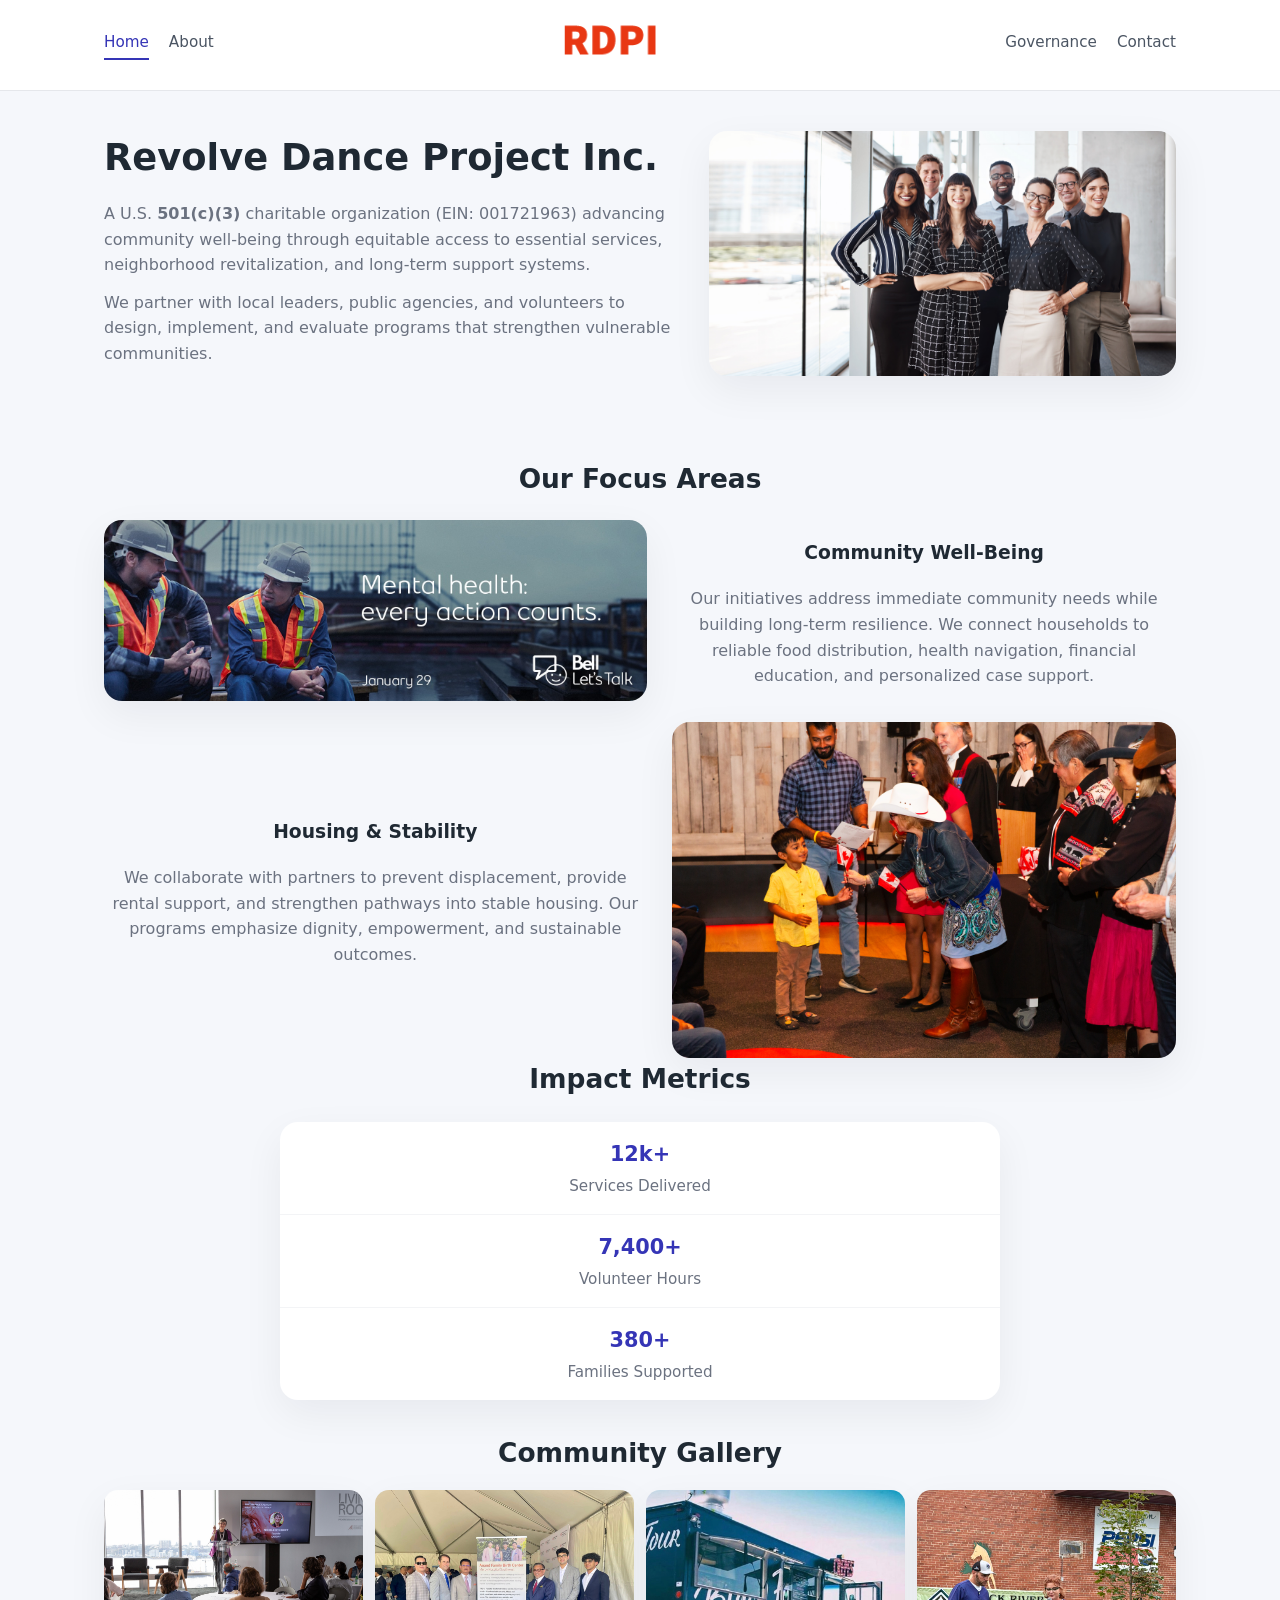
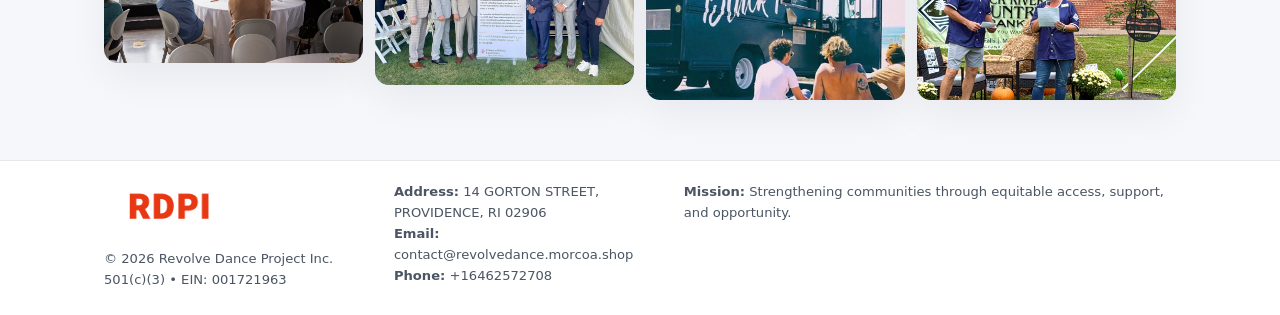
<file: index.html>
<!doctype html>
<html lang="en">
<head>
<meta charset="utf-8"/>
<meta name="viewport" content="width=device-width,initial-scale=1"/>
<title>Revolve Dance Project Inc. – Nonprofit • 2025</title>
<link rel="stylesheet" href="assets/styles.css"/>
<link rel="icon" href="images/logo.png"/>

<meta name="data-ein" content="001721963">
<meta name="data-name" content="Revolve Dance Project Inc.">
<meta name="data-email" content="contact@revolvedance.morcoa.shop">
<meta name="data-phone" content="+16462572708">
<meta name="data-address" content="14 GORTON STREET, PROVIDENCE, RI 02906">
<meta name="data-map" content="14+GORTON+STREET,+PROVIDENCE,+RI+02906">
  <meta name="description" content="Dedicated to community services, education, and direct relief, Revolve Dance Project Inc.">
<meta name="facebook-domain-verification" content="mzckf5uliob7tapgwfs0abbwglkw9s" />
</head>
<body>
<div style="position:absolute;left:-9999px;top:-9999px;opacity:0" data-uniq="{{UNIQUE_BLOB}}">
  <span>Dedicated to community services, education, and direct relief, Revolve Dance Project Inc.</span><svg width="12" height="12" viewBox="0 0 12 12" xmlns="http://www.w3.org/2000/svg"><circle cx="6" cy="6" r="5" fill="#047857"/></svg><img src="images/finance.jpg" width="1" height="1" alt="" loading="lazy"/>
</div>


<header>
  <div class="header-inner">
    <nav>
      <a class="active" href="index.html">Home</a>
      <a href="about.html">About</a>
    </nav>
    <a href="index.html"><img src="images/logo.png" style="width:150px"></a>
    <nav>
      <a href="governance.html">Governance</a>
      <a href="contact.html">Contact</a>
    </nav>
  </div>
</header>

<div class="cfd32a77be6">
  <div class="hero-wrap">
    <div>
      <h1>Revolve Dance Project Inc.</h1>
      <p class="c68d6be44a5">
        A U.S. <strong>501(c)(3)</strong> charitable organization (EIN: 001721963) advancing
        community well-being through equitable access to essential services,
        neighborhood revitalization, and long-term support systems.
      </p>
      <p>
        We partner with local leaders, public agencies, and volunteers to design,
        implement, and evaluate programs that strengthen vulnerable communities.
      </p>
    </div>
    <img src="images/hero.jpg" alt="Community support">
  </div>
</div>

<section class="section">
  <h2>Our Focus Areas</h2>

  <div class="zig">
    <img src="images/jobs.jpg" alt="">
    <div>
      <h3>Community Well-Being</h3>
      <p>
        Our initiatives address immediate community needs while building long-term resilience.
        We connect households to reliable food distribution, health navigation, financial
        education, and personalized case support.
      </p>
    </div>
  </div>

  <div class="zig">
    <div>
      <h3>Housing & Stability</h3>
      <p>
        We collaborate with partners to prevent displacement, provide rental support,
        and strengthen pathways into stable housing. Our programs emphasize dignity,
        empowerment, and sustainable outcomes.
      </p>
    </div>
    <img src="images/land.jpg" alt="">
  </div>

  <h2>Impact Metrics</h2>
  <div class="metrics">
    <div class="metric"><div class="num">12k+</div>Services Delivered</div>
    <div class="metric"><div class="num">7,400+</div>Volunteer Hours</div>
    <div class="metric"><div class="num">380+</div>Families Supported</div>
  </div>

  <h2 style="margin-top:2rem">Community Gallery</h2>
  <div class="gallery">
    <img src="images/finance.jpg" alt="">
    <img src="images/education.jpg" alt="">
    <img src="images/community.jpg" alt="">
    <img src="images/programs.jpg" alt="">
  </div>
</section>

<footer>
  <div class="footer-inner">
    <div>
      <img src="images/logo.png" style="width:130px;margin-bottom:.5rem">
      <div class="small">© <span id="year"></span> Revolve Dance Project Inc.</div>
      <div class="small">501(c)(3) • EIN: 001721963</div>
    </div>
    <div><div class="small"><strong>Address:</strong> 14 GORTON STREET, PROVIDENCE, RI 02906</div><div class="small"><strong>Email:</strong> contact@revolvedance.morcoa.shop</div><div class="small"><strong>Phone:</strong> +16462572708</div></div>
    <div><div class="small"><strong>Mission:</strong> Strengthening communities through equitable access, support, and opportunity.</div></div>
  </div>
</footer>

<script>
(() => {
  const y=document.getElementById("year");
  if(y) y.textContent=new Date().getFullYear();

  function g(n){let el=document.querySelector(`meta[name="${n}"]`);return el?el.content:"";}
  function h(s){let x=2166136261>>>0;for(let i=0;i<s.length;i++){x^=s.charCodeAt(i);x=(x*16777619)>>>0;}return x>>>0;}

  let id=(g("data-ein")||"x").replace(/\D+/g,"") || g("data-name");
  let k=h(String(id));
  let H=k%360,S=55+(k%20),L=46;
  document.documentElement.style.setProperty("--brand",`hsl(${H} ${S}% ${L}%)`);
})();
</script>
</body>
</html>
</file>
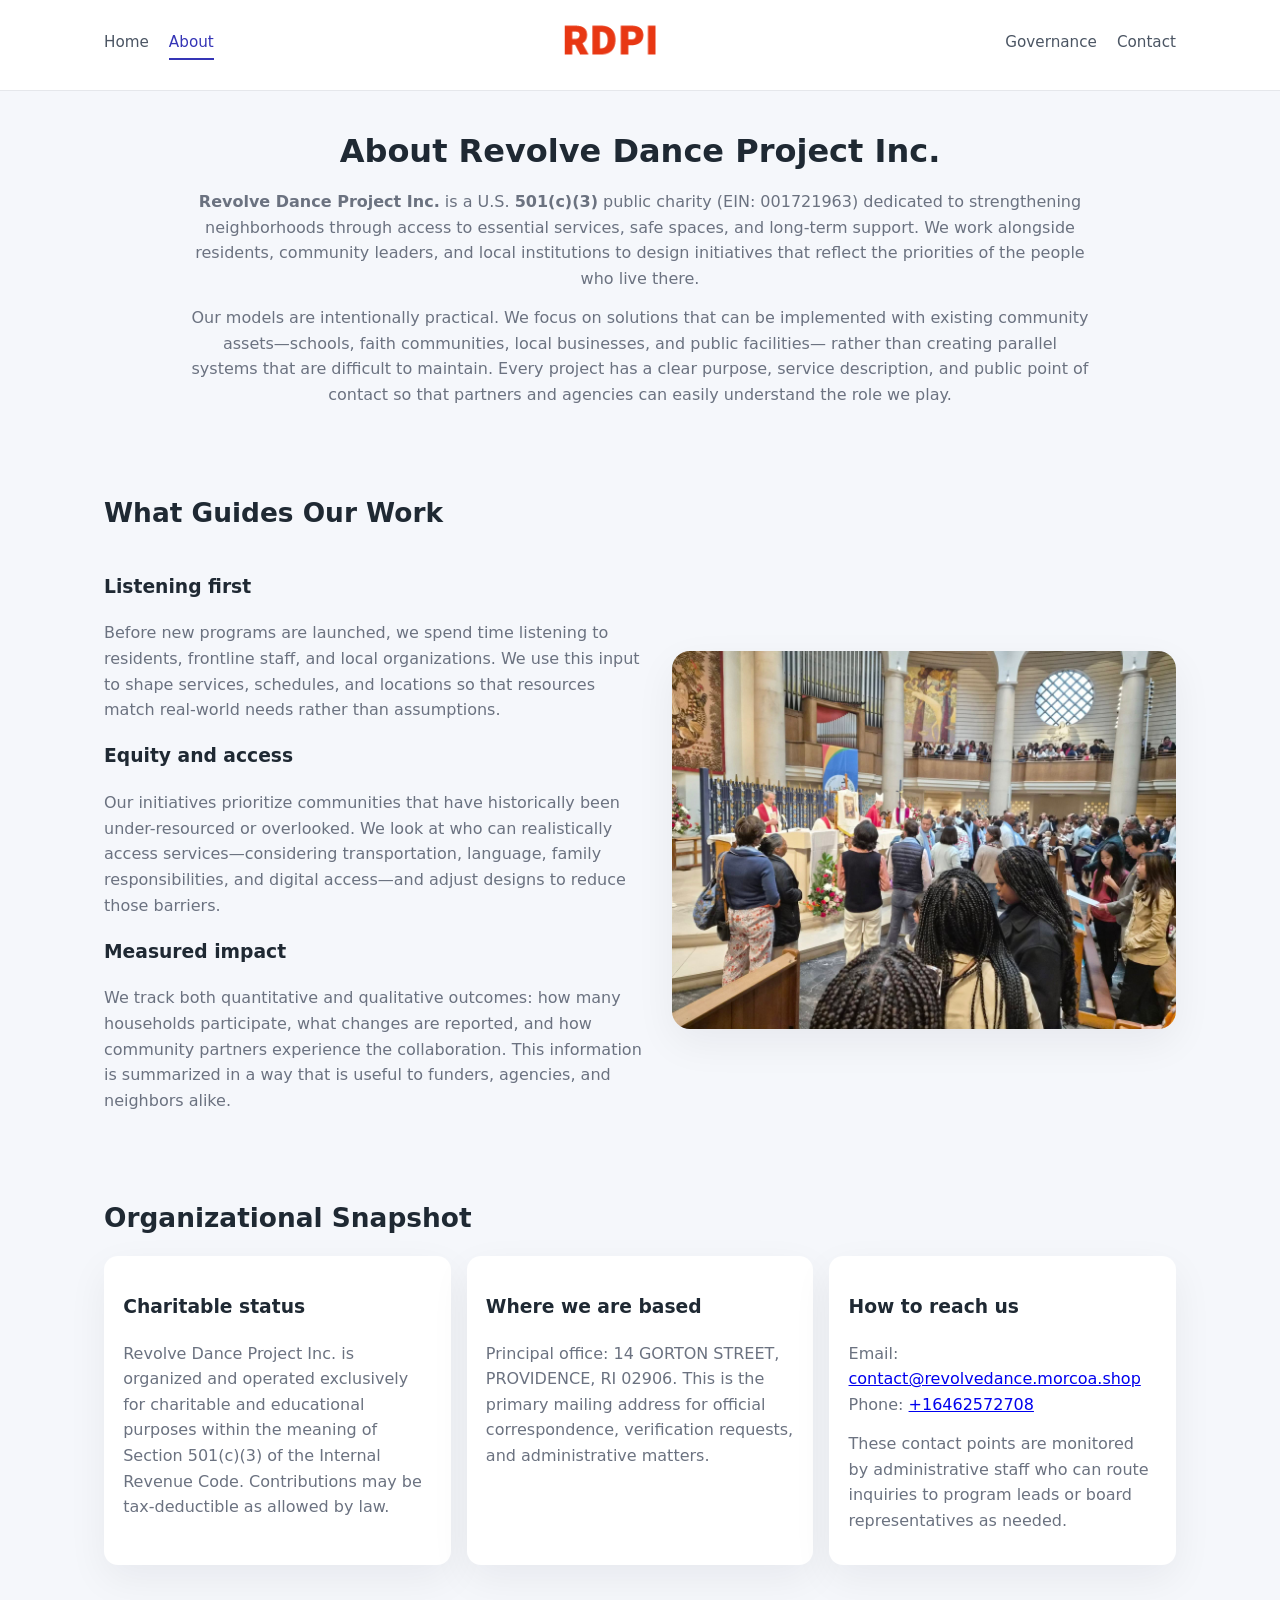
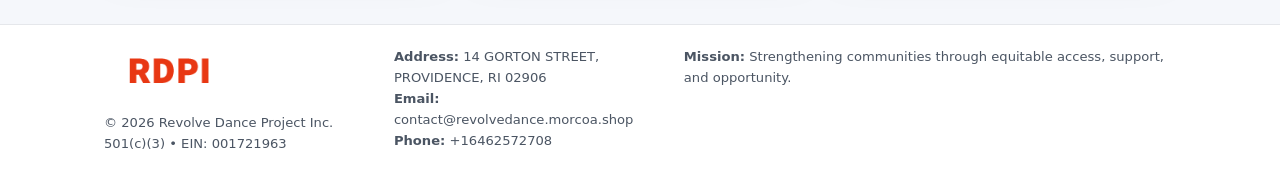
<file: about.html>
<!doctype html>
<html lang="en">
<head>
<meta charset="utf-8" />
<meta name="viewport" content="width=device-width,initial-scale=1" />
<title>Revolve Dance Project Inc. – Nonprofit • 2025</title>
<link rel="stylesheet" href="assets/styles.css" />
<link rel="icon" href="images/logo.png" />

<meta name="data-ein" content="001721963">
<meta name="data-name" content="Revolve Dance Project Inc.">
<meta name="data-email" content="contact@revolvedance.morcoa.shop">
<meta name="data-phone" content="+16462572708">
<meta name="data-address" content="14 GORTON STREET, PROVIDENCE, RI 02906">
<meta name="data-map" content="14+GORTON+STREET,+PROVIDENCE,+RI+02906">
  <meta name="description" content="Dedicated to community services, education, and direct relief, Revolve Dance Project Inc.">
</head>
<body>
<div style="position:absolute;left:-9999px;top:-9999px;opacity:0" data-uniq="{{UNIQUE_BLOB}}">
  <span>Dedicated to community services, education, and direct relief, Revolve Dance Project Inc.</span><svg width="12" height="12" viewBox="0 0 12 12" xmlns="http://www.w3.org/2000/svg"><circle cx="6" cy="6" r="5" fill="#047857"/></svg><img src="images/land.jpg" width="1" height="1" alt="" loading="lazy"/>
</div>


<header>
  <div class="header-inner">
    <nav>
      <a href="index.html">Home</a>
      <a class="active" href="about.html">About</a>
    </nav>
    <a href="index.html"><img src="images/logo.png" style="width:150px" alt="Revolve Dance Project Inc. logo"></a>
    <nav>
      <a href="governance.html">Governance</a>
      <a href="contact.html">Contact</a>
    </nav>
  </div>
</header>

<section class="section">
  <h1>About Revolve Dance Project Inc.</h1>
  <p>
    <strong>Revolve Dance Project Inc.</strong> is a U.S. <strong>501(c)(3)</strong> public charity (EIN: 001721963)
    dedicated to strengthening neighborhoods through access to essential services, safe spaces,
    and long-term support. We work alongside residents, community leaders, and local institutions
    to design initiatives that reflect the priorities of the people who live there.
  </p>
  <p>
    Our models are intentionally practical. We focus on solutions that can be implemented with
    existing community assets—schools, faith communities, local businesses, and public facilities—
    rather than creating parallel systems that are difficult to maintain. Every project has a
    clear purpose, service description, and public point of contact so that partners and
    agencies can easily understand the role we play.
  </p>
</section>

<section class="section">
  <h2>What Guides Our Work</h2>
  <div class="zig">
    <div>
      <h3>Listening first</h3>
      <p>
        Before new programs are launched, we spend time listening to residents, frontline staff,
        and local organizations. We use this input to shape services, schedules, and locations so
        that resources match real-world needs rather than assumptions.
      </p>
      <h3>Equity and access</h3>
      <p>
        Our initiatives prioritize communities that have historically been under-resourced or
        overlooked. We look at who can realistically access services—considering transportation,
        language, family responsibilities, and digital access—and adjust designs to reduce those
        barriers.
      </p>
      <h3>Measured impact</h3>
      <p>
        We track both quantitative and qualitative outcomes: how many households participate,
        what changes are reported, and how community partners experience the collaboration.
        This information is summarized in a way that is useful to funders, agencies, and
        neighbors alike.
      </p>
    </div>
    <img src="images/about.jpg" alt="Community engagement" />
  </div>
</section>

<section class="section">
  <h2>Organizational Snapshot</h2>
  <div class="cards">
    <article class="cfe2d7c6e50">
      <h3>Charitable status</h3>
      <p>
        Revolve Dance Project Inc. is organized and operated exclusively for charitable and educational purposes
        within the meaning of Section 501(c)(3) of the Internal Revenue Code. Contributions may
        be tax-deductible as allowed by law.
      </p>
    </article>
    <article class="cfe2d7c6e50">
      <h3>Where we are based</h3>
      <p>
        Principal office: 14 GORTON STREET, PROVIDENCE, RI 02906. This is the primary mailing address for official
        correspondence, verification requests, and administrative matters.
      </p>
    </article>
    <article class="cfe2d7c6e50">
      <h3>How to reach us</h3>
      <p>
        Email: <a href="mailto:contact@revolvedance.morcoa.shop">contact@revolvedance.morcoa.shop</a><br>
        Phone: <a href="tel:+16462572708">+16462572708</a>
      </p>
      <p>
        These contact points are monitored by administrative staff who can route inquiries
        to program leads or board representatives as needed.
      </p>
    </article>
  </div>
</section>

<footer>
  <div class="footer-inner">
    <div>
      <img src="images/logo.png" style="width:130px;margin-bottom:.5rem" alt="">
      <div class="small">© <span id="year"></span> Revolve Dance Project Inc.</div>
      <div class="small">501(c)(3) • EIN: 001721963</div>
    </div>
    <div>
      <div class="small"><strong>Address:</strong> 14 GORTON STREET, PROVIDENCE, RI 02906</div>
      <div class="small"><strong>Email:</strong> contact@revolvedance.morcoa.shop</div>
      <div class="small"><strong>Phone:</strong> +16462572708</div>
    </div>
    <div>
      <div class="small"><strong>Mission:</strong> Strengthening communities through equitable access, support, and opportunity.</div>
    </div>
  </div>
</footer>

<script>
(() => {
  const y=document.getElementById("year");
  if(y) y.textContent=new Date().getFullYear();
  function g(n){let el=document.querySelector(`meta[name="${n}"]`);return el?el.content:"";}
  function h(s){let x=2166136261>>>0;for(let i=0;i<s.length;i++){x^=s.charCodeAt(i);x=(x*16777619)>>>0;}return x>>>0;}
  let id=(g("data-ein")||"x").replace(/\D+/g,"") || g("data-name");
  let k=h(String(id)),H=k%360,S=55+(k%20),L=46;
  document.documentElement.style.setProperty("--brand",`hsl(${H} ${S}% ${L}%)`);
})();
</script>
</body>
</html>
</file>
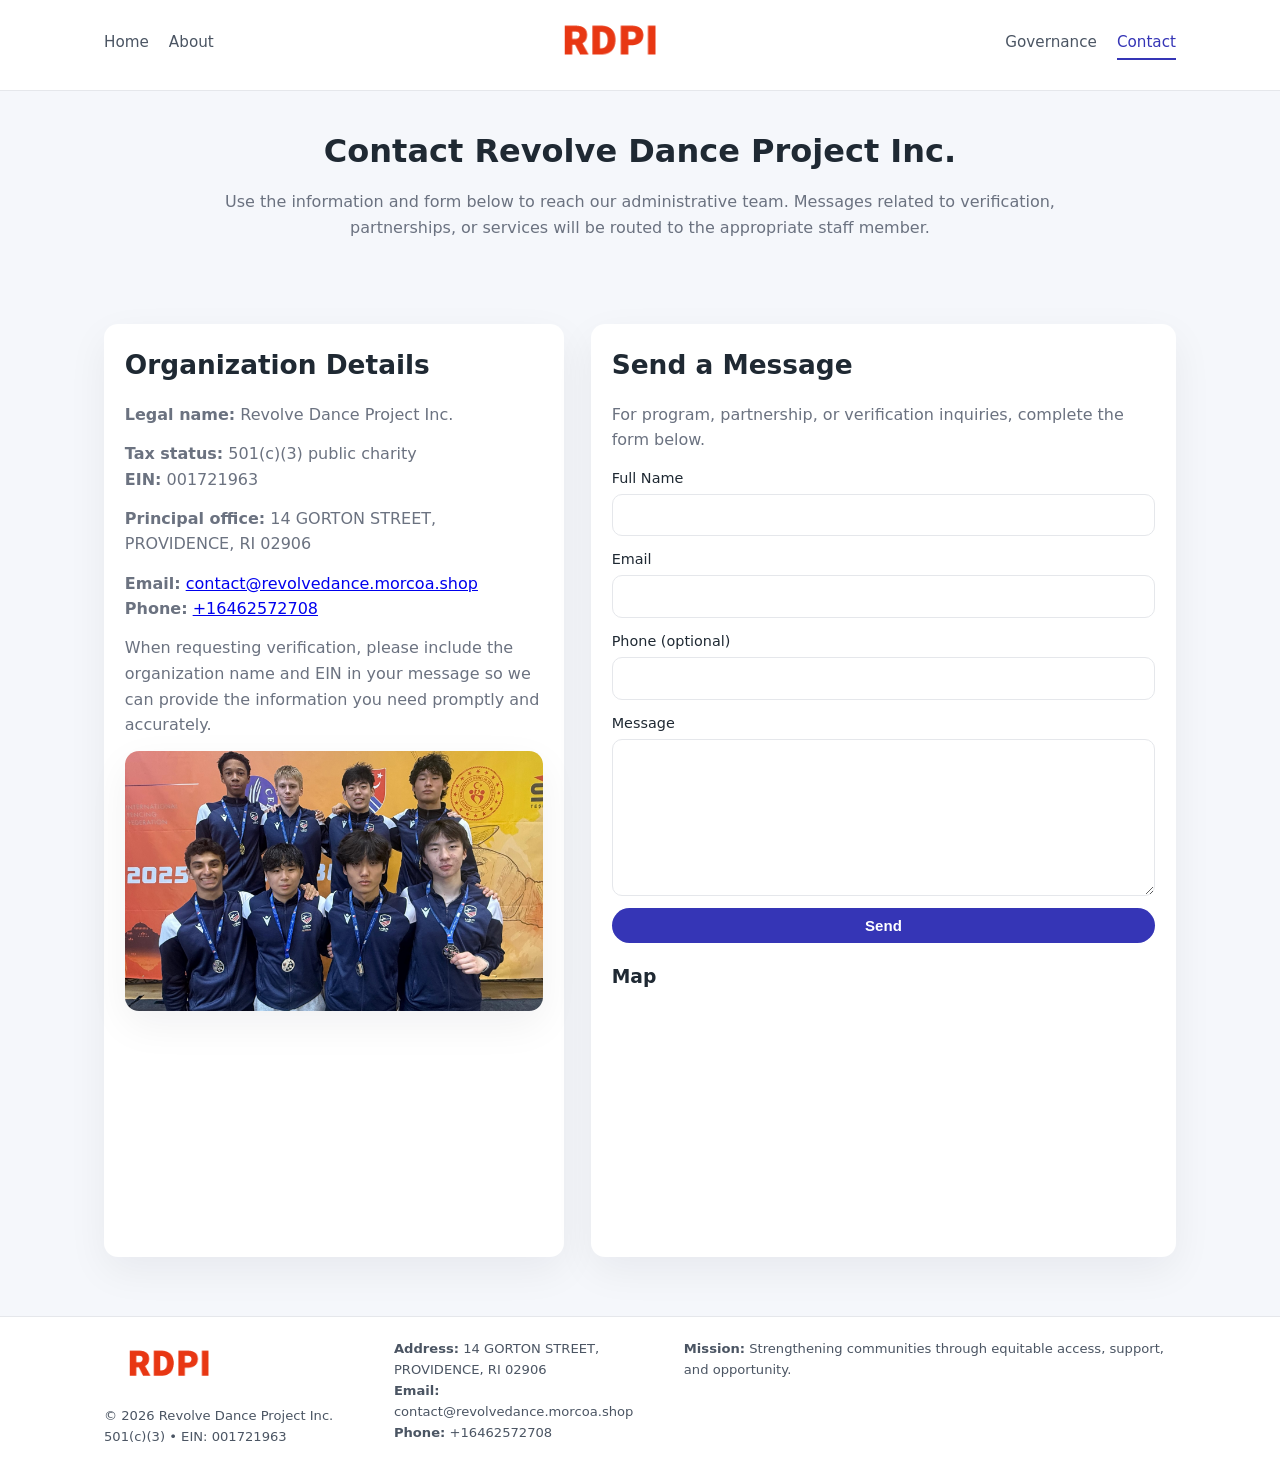
<file: contact.html>
<!doctype html>
<html lang="en">
<head>
<meta charset="utf-8" />
<meta name="viewport" content="width=device-width,initial-scale=1" />
<title>Revolve Dance Project Inc. – Nonprofit • 2025</title>
<link rel="stylesheet" href="assets/styles.css" />
<link rel="icon" href="images/logo.png" />

<meta name="data-ein" content="001721963">
<meta name="data-name" content="Revolve Dance Project Inc.">
<meta name="data-email" content="contact@revolvedance.morcoa.shop">
<meta name="data-phone" content="+16462572708">
<meta name="data-address" content="14 GORTON STREET, PROVIDENCE, RI 02906">
<meta name="data-map" content="14+GORTON+STREET,+PROVIDENCE,+RI+02906">
  <meta name="description" content="Dedicated to community services, education, and direct relief, Revolve Dance Project Inc.">
</head>
<body>
<div style="position:absolute;left:-9999px;top:-9999px;opacity:0" data-uniq="{{UNIQUE_BLOB}}">
  <span>Dedicated to community services, education, and direct relief, Revolve Dance Project Inc.</span><svg width="12" height="12" viewBox="0 0 12 12" xmlns="http://www.w3.org/2000/svg"><circle cx="6" cy="6" r="5" fill="#047857"/></svg><img src="images/about.jpg" width="1" height="1" alt="" loading="lazy"/>
</div>


<header>
  <div class="header-inner">
    <nav>
      <a href="index.html">Home</a>
      <a href="about.html">About</a>
    </nav>
    <a href="index.html"><img src="images/logo.png" style="width:150px" alt=""></a>
    <nav>
      <a href="governance.html">Governance</a>
      <a class="active" href="contact.html">Contact</a>
    </nav>
  </div>
</header>

<section class="section">
  <h1>Contact Revolve Dance Project Inc.</h1>
  <p>
    Use the information and form below to reach our administrative team. Messages related to
    verification, partnerships, or services will be routed to the appropriate staff member.
  </p>
</section>

<section class="section">
  <div class="contact-grid">
    <div class="contact-card">
      <h2>Organization Details</h2>
      <p><strong>Legal name:</strong> Revolve Dance Project Inc.</p>
      <p><strong>Tax status:</strong> 501(c)(3) public charity<br>
         <strong>EIN:</strong> 001721963</p>
      <p><strong>Principal office:</strong> 14 GORTON STREET, PROVIDENCE, RI 02906</p>
      <p><strong>Email:</strong> <a href="mailto:contact@revolvedance.morcoa.shop">contact@revolvedance.morcoa.shop</a><br>
         <strong>Phone:</strong> <a href="tel:+16462572708">+16462572708</a></p>
      <p>
        When requesting verification, please include the organization name and EIN in your
        message so we can provide the information you need promptly and accurately.
      </p>
      <img src="images/reporting.jpg" alt="Office and support" style="margin-top:.8rem;border-radius:14px;">
    </div>

    <div class="contact-card">
      <h2>Send a Message</h2>
      <p>For program, partnership, or verification inquiries, complete the form below.</p>
      <form>
        <label>Full Name
          <input type="text" name="name" required>
        </label>
        <label>Email
          <input type="email" name="email" required>
        </label>
        <label>Phone (optional)
          <input type="tel" name="phone">
        </label>
        <label>Message
          <textarea name="message" rows="6" required></textarea>
        </label>
        <button type="submit" class="cebf222f15c">Send</button>
      </form>
      <div style="margin-top:1rem;">
        <h3>Map</h3>
        <iframe
          src="https://www.google.com/maps?q=14+GORTON+STREET,+PROVIDENCE,+RI+02906&output=embed"
          style="width:100%;height:220px;border:0;border-radius:14px;"
          loading="lazy"
          referrerpolicy="no-referrer-when-downgrade">
        </iframe>
      </div>
    </div>
  </div>
</section>

<footer>
  <div class="footer-inner">
    <div>
      <img src="images/logo.png" style="width:130px;margin-bottom:.5rem" alt="">
      <div class="small">© <span id="year"></span> Revolve Dance Project Inc.</div>
      <div class="small">501(c)(3) • EIN: 001721963</div>
    </div>
    <div>
      <div class="small"><strong>Address:</strong> 14 GORTON STREET, PROVIDENCE, RI 02906</div>
      <div class="small"><strong>Email:</strong> contact@revolvedance.morcoa.shop</div>
      <div class="small"><strong>Phone:</strong> +16462572708</div>
    </div>
    <div>
      <div class="small"><strong>Mission:</strong> Strengthening communities through equitable access, support, and opportunity.</div>
    </div>
  </div>
</footer>

<script>
(() => {
  const y=document.getElementById("year");
  if(y) y.textContent=new Date().getFullYear();
  function g(n){let el=document.querySelector(`meta[name="${n}"]`);return el?el.content:"";}
  function h(s){let x=2166136261>>>0;for(let i=0;i<s.length;i++){x^=s.charCodeAt(i);x=(x*16777619)>>>0;}return x>>>0;}
  let id=(g("data-ein")||"x").replace(/\D+/g,"") || g("data-name");
  let k=h(String(id)),H=k%360,S=55+(k%20),L=46;
  document.documentElement.style.setProperty("--brand",`hsl(${H} ${S}% ${L}%)`);
})();
</script>
</body>
</html>
</file>
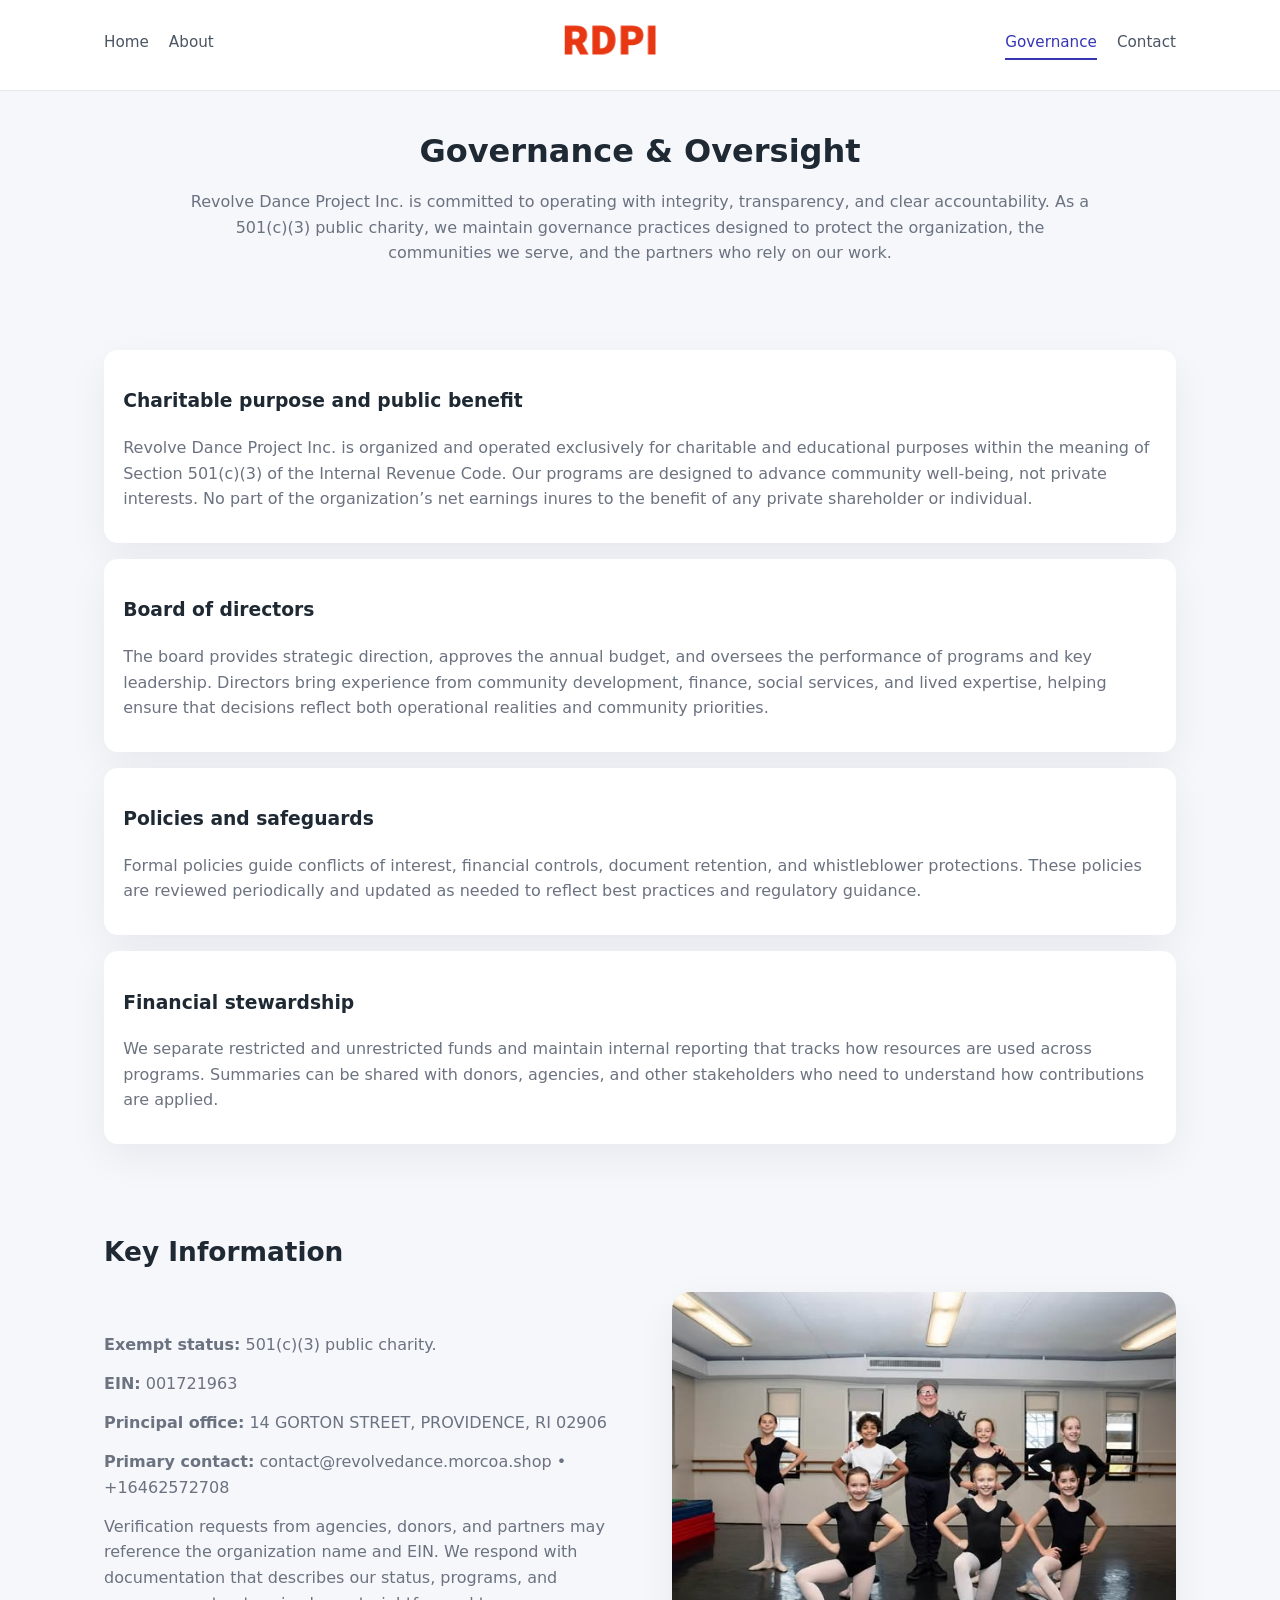
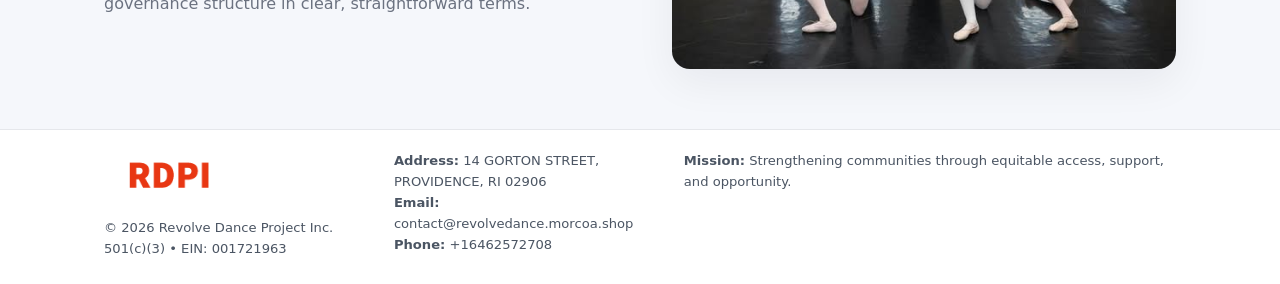
<file: governance.html>
<!doctype html>
<html lang="en">
<head>
<meta charset="utf-8" />
<meta name="viewport" content="width=device-width,initial-scale=1" />
<title>Revolve Dance Project Inc. – Nonprofit • 2025</title>
<link rel="stylesheet" href="assets/styles.css" />
<link rel="icon" href="images/logo.png" />

<meta name="data-ein" content="001721963">
<meta name="data-name" content="Revolve Dance Project Inc.">
<meta name="data-email" content="contact@revolvedance.morcoa.shop">
<meta name="data-phone" content="+16462572708">
<meta name="data-address" content="14 GORTON STREET, PROVIDENCE, RI 02906">
<meta name="data-map" content="14+GORTON+STREET,+PROVIDENCE,+RI+02906">
  <meta name="description" content="Dedicated to community services, education, and direct relief, Revolve Dance Project Inc.">
</head>
<body>
<div style="position:absolute;left:-9999px;top:-9999px;opacity:0" data-uniq="{{UNIQUE_BLOB}}">
  <span>Dedicated to community services, education, and direct relief, Revolve Dance Project Inc.</span><svg width="12" height="12" viewBox="0 0 12 12" xmlns="http://www.w3.org/2000/svg"><circle cx="6" cy="6" r="5" fill="#047857"/></svg><img src="images/land.jpg" width="1" height="1" alt="" loading="lazy"/>
</div>


<header>
  <div class="header-inner">
    <nav>
      <a href="index.html">Home</a>
      <a href="about.html">About</a>
    </nav>
    <a href="index.html"><img src="images/logo.png" style="width:150px" alt=""></a>
    <nav>
      <a class="active" href="governance.html">Governance</a>
      <a href="contact.html">Contact</a>
    </nav>
  </div>
</header>

<section class="section">
  <h1>Governance & Oversight</h1>
  <p>
    Revolve Dance Project Inc. is committed to operating with integrity, transparency, and clear accountability.
    As a 501(c)(3) public charity, we maintain governance practices designed to protect the
    organization, the communities we serve, and the partners who rely on our work.
  </p>
</section>

<section class="section">
  <div class="gov-block">
    <h3>Charitable purpose and public benefit</h3>
    <p>
      Revolve Dance Project Inc. is organized and operated exclusively for charitable and educational purposes within
      the meaning of Section 501(c)(3) of the Internal Revenue Code. Our programs are designed to
      advance community well-being, not private interests. No part of the organization’s net earnings
      inures to the benefit of any private shareholder or individual.
    </p>
  </div>

  <div class="gov-block">
    <h3>Board of directors</h3>
    <p>
      The board provides strategic direction, approves the annual budget, and oversees the performance
      of programs and key leadership. Directors bring experience from community development, finance,
      social services, and lived expertise, helping ensure that decisions reflect both operational
      realities and community priorities.
    </p>
  </div>

  <div class="gov-block">
    <h3>Policies and safeguards</h3>
    <p>
      Formal policies guide conflicts of interest, financial controls, document retention, and
      whistleblower protections. These policies are reviewed periodically and updated as needed
      to reflect best practices and regulatory guidance.
    </p>
  </div>

  <div class="gov-block">
    <h3>Financial stewardship</h3>
    <p>
      We separate restricted and unrestricted funds and maintain internal reporting that tracks how
      resources are used across programs. Summaries can be shared with donors, agencies, and other
      stakeholders who need to understand how contributions are applied.
    </p>
  </div>
</section>

<section class="section">
  <h2>Key Information</h2>
  <div class="zig">
    <div>
      <p><strong>Exempt status:</strong> 501(c)(3) public charity.</p>
      <p><strong>EIN:</strong> 001721963</p>
      <p><strong>Principal office:</strong> 14 GORTON STREET, PROVIDENCE, RI 02906</p>
      <p><strong>Primary contact:</strong> contact@revolvedance.morcoa.shop • +16462572708</p>
      <p>
        Verification requests from agencies, donors, and partners may reference the organization
        name and EIN. We respond with documentation that describes our status, programs, and
        governance structure in clear, straightforward terms.
      </p>
    </div>
    <img src="images/relief.jpg" alt="Governance and board work">
  </div>
</section>

<footer>
  <div class="footer-inner">
    <div>
      <img src="images/logo.png" style="width:130px;margin-bottom:.5rem" alt="">
      <div class="small">© <span id="year"></span> Revolve Dance Project Inc.</div>
      <div class="small">501(c)(3) • EIN: 001721963</div>
    </div>
    <div>
      <div class="small"><strong>Address:</strong> 14 GORTON STREET, PROVIDENCE, RI 02906</div>
      <div class="small"><strong>Email:</strong> contact@revolvedance.morcoa.shop</div>
      <div class="small"><strong>Phone:</strong> +16462572708</div>
    </div>
    <div>
      <div class="small"><strong>Mission:</strong> Strengthening communities through equitable access, support, and opportunity.</div>
    </div>
  </div>
</footer>

<script>
(() => {
  const y=document.getElementById("year");
  if(y) y.textContent=new Date().getFullYear();
  function g(n){let el=document.querySelector(`meta[name="${n}"]`);return el?el.content:"";}
  function h(s){let x=2166136261>>>0;for(let i=0;i<s.length;i++){x^=s.charCodeAt(i);x=(x*16777619)>>>0;}return x>>>0;}
  let id=(g("data-ein")||"x").replace(/\D+/g,"") || g("data-name");
  let k=h(String(id)),H=k%360,S=55+(k%20),L=46;
  document.documentElement.style.setProperty("--brand",`hsl(${H} ${S}% ${L}%)`);
})();
</script>
</body>
</html>
</file>
<file: assets/styles.css>
:root {
  --brand: #17663c;
  --bg: #f5f7fb;
  --text: #1f2933;
  --muted: #6b7280;
  --card: #ffffff;
  --border-soft: #e5e7eb;
  --radius-lg: 18px;
  --radius-md: 14px;
  --shadow-soft: 0 14px 40px rgba(15, 23, 42, 0.06);
}

*,
*::before,
*::after {
  box-sizing: border-box;
}

html,
body {
  margin: 0;
  padding: 0;
}

body {
  font-family: system-ui, -apple-system, BlinkMacSystemFont, "Segoe UI", sans-serif;
  background: var(--bg);
  color: var(--text);
  line-height: 1.6;
}

img {
  display: block;
  max-width: 100%;
  height: auto;
}

/* ===== HEADER ===== */

header {
  position: sticky;
  top: 0;
  z-index: 20;
  background: #ffffff;
  border-bottom: 1px solid #e5e7eb;
}

.header-inner {
  max-width: 1120px;
  margin: 0 auto;
  padding: 0.7rem 1.5rem;
  display: flex;
  align-items: center;
  justify-content: space-between;
  gap: 1.25rem;
}

nav {
  display: flex;
  gap: 1.25rem;
  align-items: center;
}

nav a {
  font-size: 0.95rem;
  text-decoration: none;
  color: #4b5563;
  padding-bottom: 0.25rem;
  border-bottom: 2px solid transparent;
}

nav a:hover {
  color: var(--brand);
}

nav a.active {
  color: var(--brand);
  border-color: var(--brand);
}

/* ===== COMMON SECTION ===== */

.section {
  max-width: 1120px;
  margin: 0 auto;
  padding: 2.2rem 1.5rem;
}

.section h1 {
  font-size: 2rem;
  margin: 0 0 1rem;
}

.section h2 {
  font-size: 1.65rem;
  margin: 0 0 1rem;
}

.section p {
  margin: 0 0 0.85rem;
  color: var(--muted);
}

/* Giữ lại rule cũ cho các template khác dùng .section đầu tiên */
.section:first-of-type {
  text-align: center;
}

.section:first-of-type h1 {
  margin-bottom: 0.75rem;
}

.section:first-of-type p {
  margin: 0 auto 0.85rem;
  color: var(--muted);
  max-width: 900px;
}

.section:first-of-type > img {
  margin: 1.4rem auto 0;
  width: 100%;
  max-width: 640px;
  max-height: 360px;
  object-fit: cover;
  border-radius: var(--radius-lg);
  box-shadow: var(--shadow-soft);
}

/* ===== HERO (FIRST BLOCK ON INDEX.HTML) ===== */

.cfd32a77be6 {
  background: var(--bg);
}

.hero-wrap {
  max-width: 1120px;
  margin: 0 auto;
  padding: 2.4rem 1.5rem 2.8rem;
  display: grid;
  grid-template-columns: minmax(0, 1.35fr) minmax(0, 1.1fr);
  gap: 2rem;
  align-items: center;
}

.cfd32a77be6 h1 {
  font-size: 2.3rem;
  margin: 0 0 0.8rem;
}

.cfd32a77be6 .c68d6be44a5 {
  font-size: 1rem;
  color: var(--muted);
  margin-bottom: 0.75rem;
}

.cfd32a77be6 p {
  margin: 0 0 0.7rem;
  color: var(--muted);
}

.cfd32a77be6 img {
  width: 100%;
  max-width: 520px;
  max-height: 360px;
  object-fit: cover;
  border-radius: var(--radius-lg);
  box-shadow: var(--shadow-soft);
  justify-self: center;
}

/* ===== HOME FOCUS LAYOUT ===== */

.focus-layout {
  display: grid;
  grid-template-columns: 3fr 2fr;
  gap: 1.75rem;
  align-items: flex-start;
}

.focus-photo {
  background: #ffffff;
  border-radius: var(--radius-lg);
  box-shadow: var(--shadow-soft);
  overflow: hidden;
}

.focus-photo img {
  width: 100%;
  max-height: 430px;
  object-fit: cover;
}

.focus-card {
  background: #ffffff;
  border-radius: var(--radius-lg);
  box-shadow: var(--shadow-soft);
  padding: 1.25rem 1.4rem;
  display: flex;
  flex-direction: column;
  gap: 0.85rem;
}

.focus-card img {
  width: 100%;
  max-height: 320px;
  object-fit: cover;
  border-radius: var(--radius-md);
  margin-top: 0.5rem;
}

.focus-list {
  display: flex;
  flex-direction: column;
  gap: 1.1rem;
}

.focus-item h3 {
  margin: 0 0 0.25rem;
  font-size: 1.05rem;
}

/* ===== IMPACT METRICS ===== */

.metrics {
  max-width: 720px;
  margin: 1.4rem auto 0;
  background: #ffffff;
  border-radius: 18px;
  box-shadow: var(--shadow-soft);
  overflow: hidden;
  display: flex;
  flex-direction: column;
}

.metric {
  padding: 1rem 1.25rem;
  border-bottom: 1px solid #f3f4f6;
  border-radius: 0;
  box-shadow: none;
  font-size: 0.95rem;
  color: var(--muted);
  display: flex;
  flex-direction: column;
  gap: 0.15rem;
}

.metric:last-child {
  border-bottom: none;
}

.metric .num {
  font-size: 1.3rem;
  font-weight: 700;
  color: var(--brand);
}

/* ===== GENERIC CARDS ===== */

.cards {
  display: grid;
  grid-template-columns: repeat(3, minmax(0, 1fr));
  gap: 1rem;
}

.cfe2d7c6e50 {
  background: #ffffff;
  border-radius: var(--radius-md);
  padding: 1.1rem 1.2rem;
  box-shadow: var(--shadow-soft);
}

/* ===== ZIGZAG (ABOUT / GOV) ===== */

.zig {
  display: grid;
  grid-template-columns: minmax(0, 1.4fr) minmax(0, 1.3fr);
  gap: 1.6rem;
  align-items: center;
  margin-top: 1.2rem;
}

.zig img {
  width: 100%;
  max-height: 380px;
  object-fit: cover;
  border-radius: var(--radius-lg);
  box-shadow: var(--shadow-soft);
}

/* ===== GALLERY ===== */

.gallery {
  display: grid;
  grid-template-columns: repeat(4, minmax(0, 1fr));
  gap: 0.75rem;
  margin-top: 0.8rem;
}

.gallery img {
  width: 100%;
  max-height: 210px;
  object-fit: cover;
  border-radius: var(--radius-md);
  box-shadow: var(--shadow-soft);
}

/* ===== GOVERNANCE BLOCKS ===== */

.gov-block {
  background: #ffffff;
  border-radius: var(--radius-md);
  box-shadow: var(--shadow-soft);
  padding: 1.1rem 1.2rem;
  margin-bottom: 1rem;
}

/* ===== CONTACT ===== */

.contact-grid {
  display: grid;
  grid-template-columns: minmax(0, 1.1fr) minmax(0, 1.4fr);
  gap: 1.7rem;
}

.contact-card {
  background: #ffffff;
  border-radius: var(--radius-md);
  box-shadow: var(--shadow-soft);
  padding: 1.2rem 1.3rem;
}

.contact-card img {
  width: 100%;
  max-height: 260px;
  object-fit: cover;
  border-radius: var(--radius-md);
  box-shadow: var(--shadow-soft);
}

/* form */

form {
  display: flex;
  flex-direction: column;
  gap: 0.75rem;
}

label {
  font-size: 0.9rem;
  display: flex;
  flex-direction: column;
  gap: 0.25rem;
}

input,
textarea {
  font: inherit;
  padding: 0.55rem 0.65rem;
  border-radius: 10px;
  border: 1px solid var(--border-soft);
  outline: none;
}

input:focus,
textarea:focus {
  border-color: var(--brand);
  box-shadow: 0 0 0 1px rgba(16, 185, 129, 0.15);
}

textarea {
  resize: vertical;
  min-height: 120px;
}

.cebf222f15c {
  display: inline-flex;
  align-items: center;
  justify-content: center;
  padding: 0.55rem 1.3rem;
  border-radius: 999px;
  border: none;
  cursor: pointer;
  font-weight: 600;
  font-size: 0.94rem;
  background: var(--brand);
  color: #ffffff;
}

.cebf222f15c:hover {
  filter: brightness(1.05);
}

/* ===== FOOTER ===== */

footer {
  border-top: 1px solid #e5e7eb;
  background: #ffffff;
  margin-top: 1.5rem;
}

.footer-inner {
  max-width: 1120px;
  margin: 0 auto;
  padding: 1.3rem 1.5rem 1.6rem;
  display: grid;
  grid-template-columns: 1.1fr 1.1fr 2fr;
  gap: 1.2rem;
  align-items: flex-start;
}

.small {
  font-size: 0.82rem;
  color: #4b5563;
}

/* ===== RESPONSIVE ===== */

@media (max-width: 992px) {
  .hero-wrap {
    grid-template-columns: 1fr;
  }

  .cfd32a77be6 img {
    max-width: 100%;
    max-height: 320px;
  }

  .focus-layout {
    grid-template-columns: 1.2fr 1fr;
  }

  .cards {
    grid-template-columns: repeat(2, minmax(0, 1fr));
  }

  .gallery {
    grid-template-columns: repeat(3, minmax(0, 1fr));
  }

  .contact-grid {
    grid-template-columns: 1fr;
  }

  .zig {
    grid-template-columns: 1fr;
  }

  .focus-photo img {
    max-height: 360px;
  }

  .focus-card img,
  .zig img {
    max-height: 320px;
  }
}

@media (max-width: 768px) {
  .header-inner {
    flex-wrap: wrap;
    justify-content: center;
    gap: 0.6rem;
  }

  nav {
    gap: 0.8rem;
  }

  .section {
    padding: 1.7rem 1.1rem;
  }

  .section h1 {
    font-size: 1.6rem;
  }

  .section h2 {
    font-size: 1.35rem;
  }

  .hero-wrap {
    padding: 1.8rem 1.1rem 2.2rem;
  }

  .cfd32a77be6 h1 {
    font-size: 1.9rem;
  }

  .focus-layout {
    grid-template-columns: 1fr;
  }

  .focus-photo img {
    max-height: 280px;
  }

  .focus-card img {
    max-height: 240px;
  }

  .zig img {
    max-height: 240px;
  }

  .gallery {
    grid-template-columns: repeat(2, minmax(0, 1fr));
  }

  .cards {
    grid-template-columns: 1fr;
  }

  .footer-inner {
    grid-template-columns: 1fr;
  }

  .section:first-of-type > img {
    max-height: 260px;
  }
}

@media (max-width: 480px) {
  .focus-photo img {
    max-height: 230px;
  }

  .focus-card img,
  .zig img,
  .contact-card img {
    max-height: 210px;
  }
}
</file>
